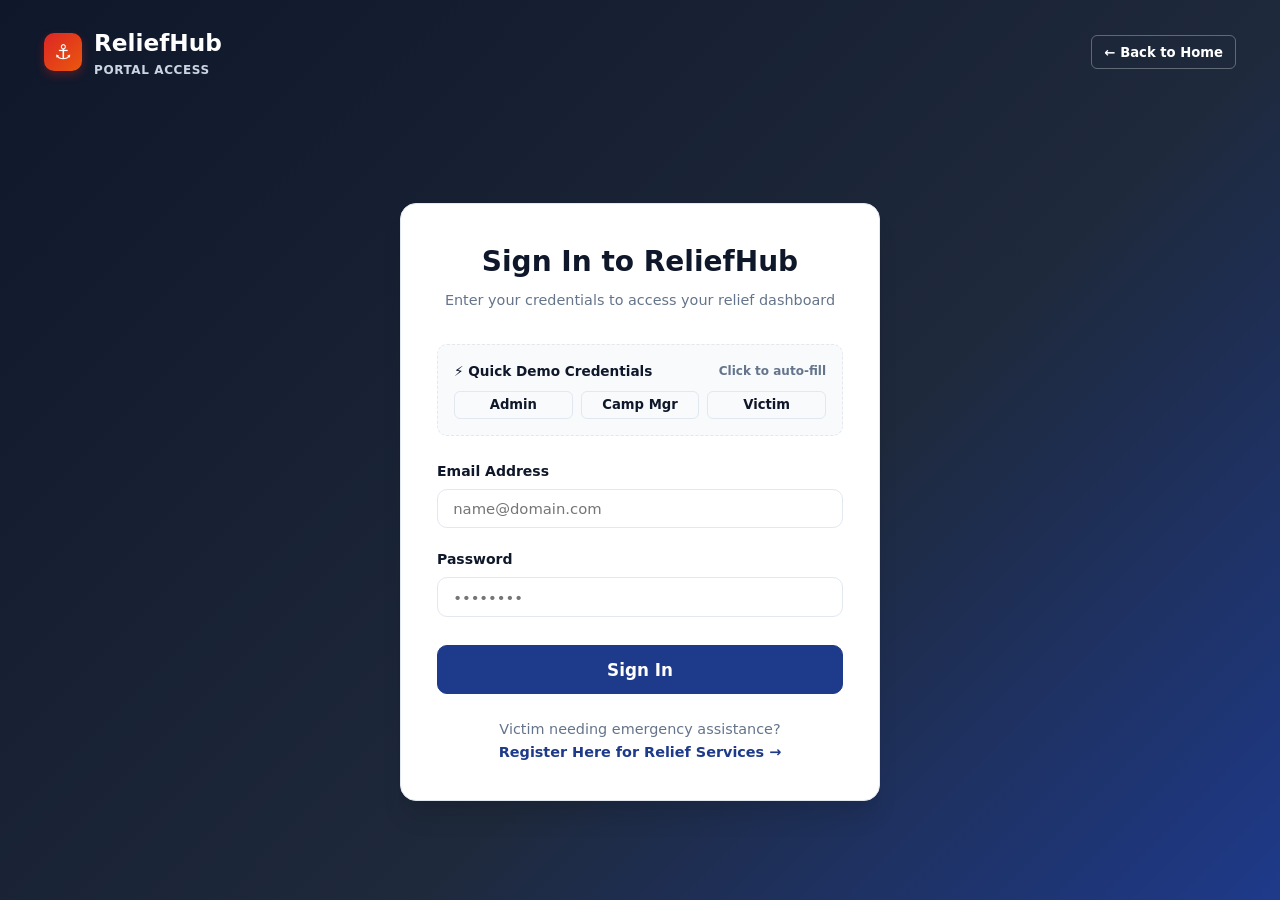
<file: src/main/resources/static/login.html>
<!DOCTYPE html>
<html lang="en">
<head>
  <meta charset="UTF-8">
  <meta name="viewport" content="width=device-width, initial-scale=1.0">
  <title>Login - ReliefHub Disaster Management System</title>
  <link rel="stylesheet" href="css/style.css">
</head>
<body style="background: linear-gradient(135deg, #0f172a 0%, #1e293b 60%, #1e3a8a 100%); min-height: 100vh;">

  <!-- Simple Header -->
  <header style="padding: 1.5rem; display: flex; justify-content: space-between; align-items: center;" class="container">
    <a href="index.html" class="brand" style="color:#fff;">
      <div class="brand-icon">&#9875;</div>
      <div>
        <span>ReliefHub</span>
        <span class="brand-tag" style="color:#cbd5e1;">Portal Access</span>
      </div>
    </a>
    <a href="index.html" class="btn btn-outline btn-sm" style="color:#fff; border-color:rgba(255,255,255,0.3);">&#8592; Back to Home</a>
  </header>

  <!-- Login Card Section -->
  <main class="auth-page">
    <div class="auth-card">
      <div class="auth-header">
        <h2 style="font-size:1.75rem; font-weight:800; color:#0f172a;">Sign In to ReliefHub</h2>
        <p style="color:#64748b; font-size:0.9rem; margin-top:0.25rem;">Enter your credentials to access your relief dashboard</p>
      </div>

      <!-- Quick Demo Login Bar for Testing / Evaluation -->
      <div class="demo-credentials-box">
        <h4>
          <span>&#9889; Quick Demo Credentials</span>
          <span style="font-size:0.75rem; color:#64748b;">Click to auto-fill</span>
        </h4>
        <div class="demo-btn-group">
          <button type="button" class="btn btn-outline btn-sm" style="flex:1;" onclick="quickFillLogin('admin')">Admin</button>
          <button type="button" class="btn btn-outline btn-sm" style="flex:1;" onclick="quickFillLogin('manager')">Camp Mgr</button>
          <button type="button" class="btn btn-outline btn-sm" style="flex:1;" onclick="quickFillLogin('victim')">Victim</button>
        </div>
      </div>

      <form id="login-form">
        <div class="form-group">
          <label class="form-label" for="email">Email Address</label>
          <input type="email" id="email" class="form-control" placeholder="name@domain.com" required autocomplete="email">
        </div>

        <div class="form-group">
          <label class="form-label" for="password">Password</label>
          <input type="password" id="password" class="form-control" placeholder="••••••••" required autocomplete="current-password">
        </div>

        <button type="submit" id="btn-login-submit" class="btn btn-primary btn-lg" style="width:100%; margin-top:0.5rem;">
          Sign In
        </button>
      </form>

      <div style="text-align:center; margin-top:1.5rem; font-size:0.9rem; color:#64748b;">
        Victim needing emergency assistance? <br>
        <a href="register.html" style="font-weight:600; color:#1e3a8a;">Register Here for Relief Services &rarr;</a>
      </div>
    </div>
  </main>

  <script src="js/main.js"></script>
  <script>
    document.getElementById('login-form').addEventListener('submit', async (e) => {
      e.preventDefault();
      const email = document.getElementById('email').value.trim();
      const password = document.getElementById('password').value;
      const submitBtn = document.getElementById('btn-login-submit');

      if (!email || !password) {
        showToast('Please fill in both email and password', 'warning');
        return;
      }

      submitBtn.disabled = true;
      submitBtn.textContent = 'Authenticating...';

      try {
        const res = await apiRequest('/auth/login', {
          method: 'POST',
          body: JSON.stringify({ email, password })
        });

        if (res.success && res.data) {
          setStoredUser(res.data);
          showToast(`Welcome back, ${res.data.name}!`, 'success');
          setTimeout(() => {
            redirectToRoleDashboard(res.data.role);
          }, 400);
        } else {
          showToast(res.message || 'Login failed', 'error');
        }
      } catch (err) {
        showToast(err.message || 'Login failed. Please check credentials.', 'error');
      } finally {
        submitBtn.disabled = false;
        submitBtn.textContent = 'Sign In';
      }
    });
  </script>
</body>
</html>
</file>
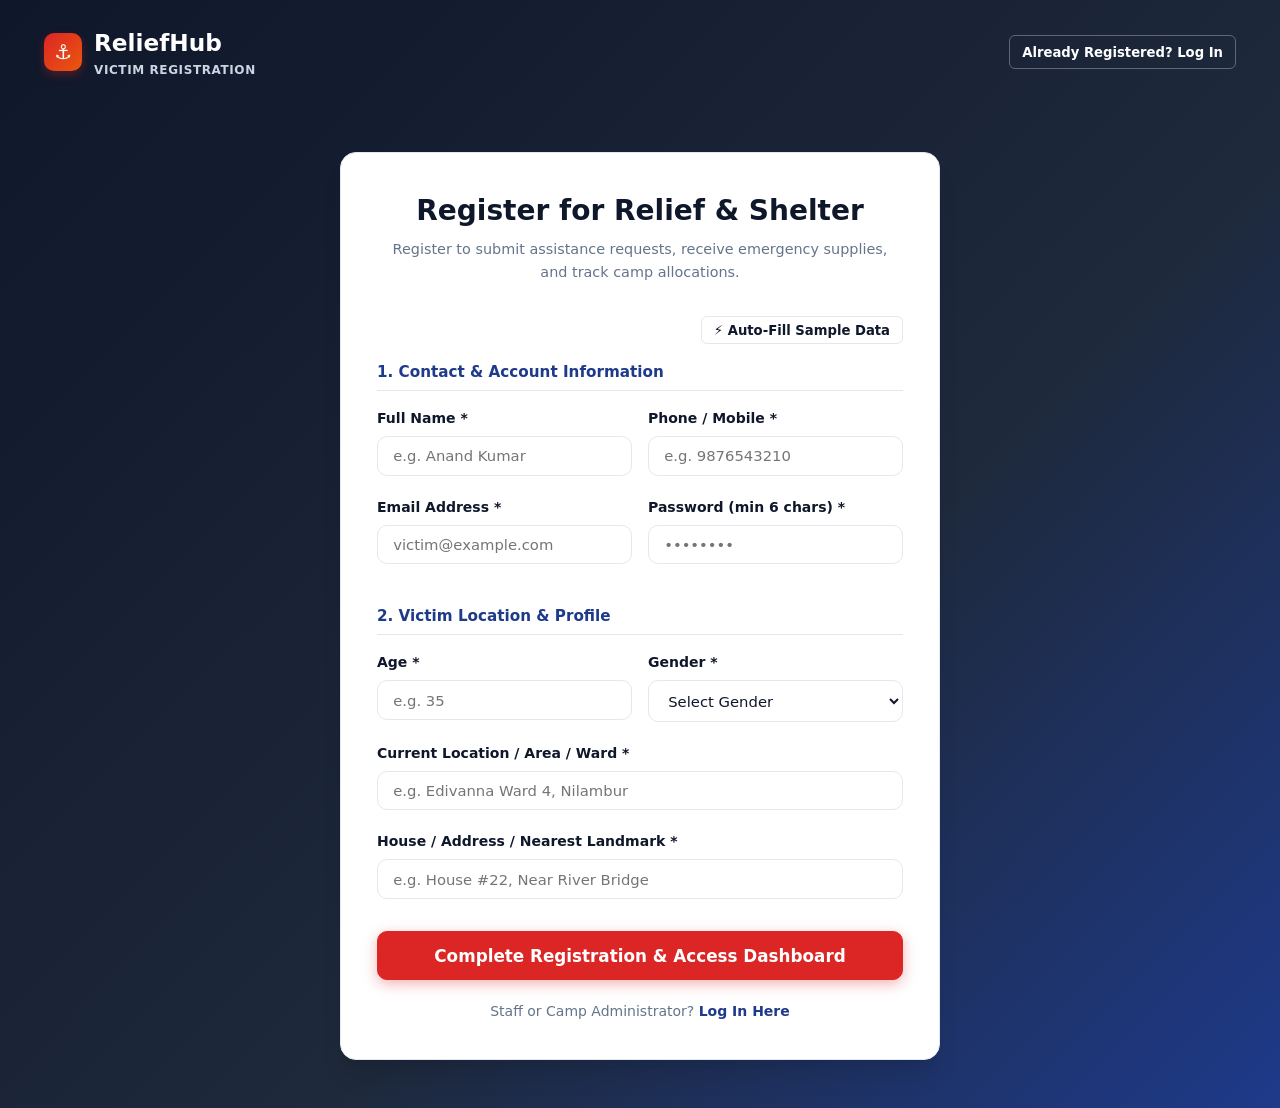
<file: src/main/resources/static/register.html>
<!DOCTYPE html>
<html lang="en">
<head>
  <meta charset="UTF-8">
  <meta name="viewport" content="width=device-width, initial-scale=1.0">
  <title>Victim Registration - ReliefHub</title>
  <link rel="stylesheet" href="css/style.css">
</head>
<body style="background: linear-gradient(135deg, #0f172a 0%, #1e293b 60%, #1e3a8a 100%); min-height: 100vh;">

  <!-- Simple Header -->
  <header style="padding: 1.5rem; display: flex; justify-content: space-between; align-items: center;" class="container">
    <a href="index.html" class="brand" style="color:#fff;">
      <div class="brand-icon">&#9875;</div>
      <div>
        <span>ReliefHub</span>
        <span class="brand-tag" style="color:#cbd5e1;">Victim Registration</span>
      </div>
    </a>
    <a href="login.html" class="btn btn-outline btn-sm" style="color:#fff; border-color:rgba(255,255,255,0.3);">Already Registered? Log In</a>
  </header>

  <!-- Register Card Section -->
  <main class="auth-page">
    <div class="auth-card" style="max-width: 600px;">
      <div class="auth-header">
        <h2 style="font-size:1.75rem; font-weight:800; color:#0f172a;">Register for Relief & Shelter</h2>
        <p style="color:#64748b; font-size:0.9rem; margin-top:0.25rem;">
          Register to submit assistance requests, receive emergency supplies, and track camp allocations.
        </p>
      </div>

      <div style="text-align:right; margin-bottom:1rem;">
        <button type="button" class="btn btn-outline btn-sm" onclick="prefillSampleVictim()">
          &#9889; Auto-Fill Sample Data
        </button>
      </div>

      <form id="register-form">
        <!-- Account Details -->
        <h4 style="font-size:0.95rem; color:#1e3a8a; border-bottom:1px solid #e2e8f0; padding-bottom:0.35rem; margin-bottom:1rem;">
          1. Contact & Account Information
        </h4>
        
        <div class="form-grid-2">
          <div class="form-group">
            <label class="form-label" for="name">Full Name *</label>
            <input type="text" id="name" class="form-control" placeholder="e.g. Anand Kumar" required>
          </div>
          <div class="form-group">
            <label class="form-label" for="phone">Phone / Mobile *</label>
            <input type="tel" id="phone" class="form-control" placeholder="e.g. 9876543210" required>
          </div>
        </div>

        <div class="form-grid-2">
          <div class="form-group">
            <label class="form-label" for="email">Email Address *</label>
            <input type="email" id="email" class="form-control" placeholder="victim@example.com" required>
          </div>
          <div class="form-group">
            <label class="form-label" for="password">Password (min 6 chars) *</label>
            <input type="password" id="password" class="form-control" placeholder="••••••••" minlength="6" required>
          </div>
        </div>

        <!-- Victim Profile Details -->
        <h4 style="font-size:0.95rem; color:#1e3a8a; border-bottom:1px solid #e2e8f0; padding-bottom:0.35rem; margin-bottom:1rem; margin-top:1.25rem;">
          2. Victim Location & Profile
        </h4>

        <div class="form-grid-2">
          <div class="form-group">
            <label class="form-label" for="age">Age *</label>
            <input type="number" id="age" class="form-control" placeholder="e.g. 35" min="1" max="120" required>
          </div>
          <div class="form-group">
            <label class="form-label" for="gender">Gender *</label>
            <select id="gender" class="form-select" required>
              <option value="">Select Gender</option>
              <option value="Male">Male</option>
              <option value="Female">Female</option>
              <option value="Other">Other</option>
            </select>
          </div>
        </div>

        <div class="form-group">
          <label class="form-label" for="location">Current Location / Area / Ward *</label>
          <input type="text" id="location" class="form-control" placeholder="e.g. Edivanna Ward 4, Nilambur" required>
        </div>

        <div class="form-group">
          <label class="form-label" for="house">House / Address / Nearest Landmark *</label>
          <input type="text" id="house" class="form-control" placeholder="e.g. House #22, Near River Bridge" required>
        </div>

        <button type="submit" id="btn-register-submit" class="btn btn-emergency btn-lg" style="width:100%; margin-top:0.75rem;">
          Complete Registration &amp; Access Dashboard
        </button>
      </form>

      <div style="text-align:center; margin-top:1.25rem; font-size:0.875rem; color:#64748b;">
        Staff or Camp Administrator? <a href="login.html" style="font-weight:600; color:#1e3a8a;">Log In Here</a>
      </div>
    </div>
  </main>

  <script src="js/main.js"></script>
  <script>
    function prefillSampleVictim() {
      const randomSuffix = Math.floor(100 + Math.random() * 900);
      document.getElementById('name').value = 'Ramesh Menon';
      document.getElementById('phone').value = '9847112233';
      document.getElementById('email').value = `ramesh.${randomSuffix}@example.com`;
      document.getElementById('password').value = 'victim123';
      document.getElementById('age').value = '38';
      document.getElementById('gender').value = 'Male';
      document.getElementById('location').value = 'Chaliyar Ward 2, Nilambur';
      document.getElementById('house').value = 'House #45, Near Post Office';
      showToast('Sample registration data populated', 'info');
    }

    document.getElementById('register-form').addEventListener('submit', async (e) => {
      e.preventDefault();
      const submitBtn = document.getElementById('btn-register-submit');

      const payload = {
        name: document.getElementById('name').value.trim(),
        email: document.getElementById('email').value.trim(),
        phone: document.getElementById('phone').value.trim(),
        password: document.getElementById('password').value,
        age: parseInt(document.getElementById('age').value, 10),
        gender: document.getElementById('gender').value,
        location: document.getElementById('location').value.trim(),
        house: document.getElementById('house').value.trim()
      };

      submitBtn.disabled = true;
      submitBtn.textContent = 'Registering Account...';

      try {
        const res = await apiRequest('/auth/register', {
          method: 'POST',
          body: JSON.stringify(payload)
        });

        if (res.success && res.data) {
          setStoredUser(res.data);
          showToast('Registration successful! Redirecting to Victim Portal...', 'success');
          setTimeout(() => {
            window.location.href = 'victim-dashboard.html';
          }, 600);
        } else {
          showToast(res.message || 'Registration failed', 'error');
        }
      } catch (err) {
        showToast(err.message || 'Registration failed. Please check your inputs.', 'error');
      } finally {
        submitBtn.disabled = false;
        submitBtn.textContent = 'Complete Registration & Access Dashboard';
      }
    });
  </script>
</body>
</html>
</file>
<file: src/main/resources/static/css/style.css>
/* =============================================================================
   ReliefHub: A Web-Based Disaster Management System
   Unified Stylesheet: Modern, Clean, Responsive & Accessible
   ============================================================================= */

:root {
  --primary: #1e3a8a;
  --primary-hover: #1d4ed8;
  --primary-light: #eff6ff;
  --primary-border: #bfdbfe;
  
  --secondary: #0f172a;
  --secondary-light: #f1f5f9;

  --accent: #ea580c;
  --accent-hover: #c2410c;
  --accent-light: #ffedd5;

  --danger: #dc2626;
  --danger-hover: #b91c1c;
  --danger-light: #fef2f2;
  --danger-border: #fecaca;
  --danger-text: #991b1b;

  --warning: #d97706;
  --warning-light: #fffbeb;
  --warning-border: #fde68a;
  --warning-text: #92400e;

  --success: #059669;
  --success-hover: #047857;
  --success-light: #ecfdf5;
  --success-border: #a7f3d0;
  --success-text: #065f46;

  --info: #0284c7;
  --info-light: #f0f9ff;
  --info-border: #bae6fd;
  --info-text: #0369a1;

  --bg-page: #f8fafc;
  --bg-card: #ffffff;
  --text-main: #0f172a;
  --text-muted: #64748b;
  --text-inverse: #ffffff;
  --border-color: #e2e8f0;
  --border-focus: #3b82f6;

  --radius-sm: 6px;
  --radius-md: 10px;
  --radius-lg: 16px;
  --radius-full: 9999px;

  --shadow-sm: 0 1px 2px 0 rgba(0, 0, 0, 0.05);
  --shadow-md: 0 4px 6px -1px rgba(0, 0, 0, 0.07), 0 2px 4px -2px rgba(0, 0, 0, 0.05);
  --shadow-lg: 0 10px 15px -3px rgba(0, 0, 0, 0.08), 0 4px 6px -4px rgba(0, 0, 0, 0.04);
  --shadow-xl: 0 20px 25px -5px rgba(0, 0, 0, 0.1), 0 8px 10px -6px rgba(0, 0, 0, 0.05);

  --font-sans: 'Inter', system-ui, -apple-system, BlinkMacSystemFont, "Segoe UI", Roboto, Oxygen, Ubuntu, Cantarell, sans-serif;
  --transition: all 0.2s cubic-bezier(0.4, 0, 0.2, 1);
}

/* Reset & Base */
*, *::before, *::after {
  box-sizing: border-box;
  margin: 0;
  padding: 0;
}

body {
  font-family: var(--font-sans);
  background-color: var(--bg-page);
  color: var(--text-main);
  line-height: 1.6;
  min-height: 100vh;
  display: flex;
  flex-direction: column;
}

a {
  color: var(--primary);
  text-decoration: none;
  transition: var(--transition);
}

a:hover {
  color: var(--primary-hover);
}

img {
  max-width: 100%;
  display: block;
}

/* Utility Containers */
.container {
  width: 100%;
  max-width: 1240px;
  margin: 0 auto;
  padding: 0 1.25rem;
}

.container-fluid {
  width: 100%;
  padding: 0 1.5rem;
}

/* Emergency Alert Bar */
.emergency-topbar {
  background: linear-gradient(90deg, #991b1b, #dc2626);
  color: #fff;
  padding: 0.5rem 1rem;
  font-size: 0.875rem;
  font-weight: 500;
  display: flex;
  justify-content: space-between;
  align-items: center;
  flex-wrap: wrap;
  gap: 0.5rem;
  box-shadow: 0 2px 4px rgba(0,0,0,0.15);
}

.emergency-topbar .contacts {
  display: flex;
  gap: 1.25rem;
  align-items: center;
}

.emergency-topbar .contact-item {
  display: inline-flex;
  align-items: center;
  gap: 0.35rem;
  color: #fef2f2;
}

.emergency-topbar .contact-item strong {
  color: #fff;
  background: rgba(0,0,0,0.25);
  padding: 0.1rem 0.45rem;
  border-radius: var(--radius-sm);
}

.live-pulse {
  display: inline-flex;
  align-items: center;
  gap: 0.5rem;
}

.pulse-dot {
  width: 10px;
  height: 10px;
  background-color: #22c55e;
  border-radius: 50%;
  box-shadow: 0 0 0 rgba(34, 197, 94, 0.4);
  animation: pulse 1.8s infinite;
}

@keyframes pulse {
  0% { box-shadow: 0 0 0 0 rgba(34, 197, 94, 0.7); }
  70% { box-shadow: 0 0 0 8px rgba(34, 197, 94, 0); }
  100% { box-shadow: 0 0 0 0 rgba(34, 197, 94, 0); }
}

/* Main Navigation */
.navbar {
  background-color: var(--bg-card);
  border-bottom: 1px solid var(--border-color);
  position: sticky;
  top: 0;
  z-index: 50;
  box-shadow: var(--shadow-sm);
}

.nav-content {
  display: flex;
  justify-content: space-between;
  align-items: center;
  height: 4.25rem;
}

.brand {
  display: flex;
  align-items: center;
  gap: 0.75rem;
  font-size: 1.45rem;
  font-weight: 800;
  color: var(--secondary);
}

.brand-icon {
  width: 38px;
  height: 38px;
  background: linear-gradient(135deg, var(--danger), var(--accent));
  color: #fff;
  border-radius: var(--radius-md);
  display: flex;
  align-items: center;
  justify-content: center;
  font-size: 1.25rem;
  font-weight: 900;
  box-shadow: 0 4px 10px rgba(220, 38, 38, 0.3);
}

.brand-tag {
  font-size: 0.75rem;
  font-weight: 600;
  color: var(--accent);
  text-transform: uppercase;
  letter-spacing: 0.05em;
  display: block;
}

.nav-links {
  display: flex;
  align-items: center;
  gap: 1.25rem;
  list-style: none;
}

.nav-links a {
  font-size: 0.95rem;
  font-weight: 500;
  color: var(--text-muted);
  padding: 0.5rem 0.75rem;
  border-radius: var(--radius-sm);
}

.nav-links a:hover,
.nav-links a.active {
  color: var(--primary);
  background-color: var(--primary-light);
}

.nav-actions {
  display: flex;
  align-items: center;
  gap: 0.75rem;
}

/* User Pill in Navbar */
.user-pill {
  display: flex;
  align-items: center;
  gap: 0.6rem;
  background-color: var(--secondary-light);
  padding: 0.4rem 0.85rem;
  border-radius: var(--radius-full);
  font-size: 0.875rem;
  font-weight: 600;
  color: var(--secondary);
}

.user-avatar {
  width: 28px;
  height: 28px;
  border-radius: 50%;
  background-color: var(--primary);
  color: #fff;
  display: flex;
  align-items: center;
  justify-content: center;
  font-size: 0.75rem;
  font-weight: bold;
}

/* Buttons */
.btn {
  display: inline-flex;
  align-items: center;
  justify-content: center;
  gap: 0.5rem;
  font-family: inherit;
  font-size: 0.925rem;
  font-weight: 600;
  padding: 0.625rem 1.25rem;
  border-radius: var(--radius-md);
  border: 1px solid transparent;
  cursor: pointer;
  transition: var(--transition);
  text-decoration: none;
  white-space: nowrap;
}

.btn-sm {
  padding: 0.35rem 0.75rem;
  font-size: 0.825rem;
  border-radius: var(--radius-sm);
}

.btn-lg {
  padding: 0.85rem 1.75rem;
  font-size: 1.05rem;
  border-radius: var(--radius-md);
}

.btn-primary {
  background-color: var(--primary);
  color: #fff;
  border-color: var(--primary);
}
.btn-primary:hover {
  background-color: var(--primary-hover);
  color: #fff;
  box-shadow: 0 4px 12px rgba(30, 58, 138, 0.25);
}

.btn-emergency {
  background-color: var(--danger);
  color: #fff;
  border-color: var(--danger);
  box-shadow: 0 4px 14px rgba(220, 38, 38, 0.35);
}
.btn-emergency:hover {
  background-color: var(--danger-hover);
  color: #fff;
  box-shadow: 0 6px 18px rgba(220, 38, 38, 0.45);
}

.btn-outline {
  background-color: transparent;
  color: var(--text-main);
  border-color: var(--border-color);
}
.btn-outline:hover {
  background-color: var(--secondary-light);
  border-color: #cbd5e1;
}

.btn-success {
  background-color: var(--success);
  color: #fff;
}
.btn-success:hover {
  background-color: var(--success-hover);
  color: #fff;
}

.btn-warning {
  background-color: var(--warning);
  color: #fff;
}

.btn-danger {
  background-color: var(--danger);
  color: #fff;
}

/* Hero Section */
.hero {
  background: linear-gradient(135deg, #0f172a 0%, #1e293b 50%, #1e3a8a 100%);
  color: #fff;
  padding: 5rem 0 4.5rem;
  position: relative;
  overflow: hidden;
}

.hero::after {
  content: '';
  position: absolute;
  top: -50%;
  right: -20%;
  width: 600px;
  height: 600px;
  background: radial-gradient(circle, rgba(234, 88, 12, 0.15) 0%, transparent 70%);
  border-radius: 50%;
  pointer-events: none;
}

.hero-grid {
  display: grid;
  grid-template-columns: 1.2fr 0.8fr;
  gap: 3.5rem;
  align-items: center;
  position: relative;
  z-index: 1;
}

.hero-badge {
  display: inline-flex;
  align-items: center;
  gap: 0.5rem;
  background: rgba(255, 255, 255, 0.12);
  border: 1px solid rgba(255, 255, 255, 0.2);
  padding: 0.35rem 0.95rem;
  border-radius: var(--radius-full);
  font-size: 0.85rem;
  font-weight: 600;
  color: #fed7aa;
  margin-bottom: 1.25rem;
}

.hero-title {
  font-size: 3rem;
  font-weight: 800;
  line-height: 1.15;
  margin-bottom: 1.25rem;
  letter-spacing: -0.02em;
}

.hero-title span {
  color: #fb923c;
}

.hero-subtitle {
  font-size: 1.15rem;
  color: #cbd5e1;
  margin-bottom: 2rem;
  line-height: 1.6;
}

.hero-cta {
  display: flex;
  gap: 1rem;
  flex-wrap: wrap;
}

.hero-card {
  background: rgba(255, 255, 255, 0.07);
  backdrop-filter: blur(12px);
  border: 1px solid rgba(255, 255, 255, 0.15);
  border-radius: var(--radius-lg);
  padding: 2rem;
  color: #fff;
  box-shadow: 0 20px 40px rgba(0,0,0,0.3);
}

.hero-card h3 {
  font-size: 1.25rem;
  margin-bottom: 0.75rem;
  display: flex;
  align-items: center;
  gap: 0.5rem;
}

.hero-card p {
  color: #cbd5e1;
  font-size: 0.9rem;
  margin-bottom: 1.25rem;
}

/* Quick Tracker Box */
.tracker-input-group {
  display: flex;
  gap: 0.5rem;
}

.tracker-input-group input {
  flex: 1;
  padding: 0.75rem 1rem;
  border-radius: var(--radius-md);
  border: 1px solid rgba(255,255,255,0.25);
  background: rgba(255,255,255,0.9);
  color: var(--text-main);
  font-size: 0.95rem;
}

.tracker-input-group input:focus {
  outline: none;
  background: #fff;
  border-color: #38bdf8;
  box-shadow: 0 0 0 3px rgba(56, 189, 248, 0.35);
}

/* Dashboard Layout */
.dashboard-layout {
  display: flex;
  min-height: calc(100vh - 4.25rem);
}

.sidebar {
  width: 260px;
  background-color: #0f172a;
  color: #cbd5e1;
  display: flex;
  flex-direction: column;
  flex-shrink: 0;
  border-right: 1px solid #1e293b;
}

.sidebar-header {
  padding: 1.5rem 1.25rem;
  border-bottom: 1px solid #1e293b;
}

.sidebar-role-badge {
  display: inline-block;
  font-size: 0.7rem;
  font-weight: 700;
  padding: 0.2rem 0.5rem;
  border-radius: var(--radius-sm);
  text-transform: uppercase;
  letter-spacing: 0.05em;
  margin-top: 0.25rem;
}

.badge-admin { background: #fee2e2; color: #991b1b; }
.badge-manager { background: #fef3c7; color: #92400e; }
.badge-victim { background: #dbeafe; color: #1e40af; }

.sidebar-nav {
  list-style: none;
  padding: 1rem 0.75rem;
  flex: 1;
  display: flex;
  flex-direction: column;
  gap: 0.35rem;
}

.sidebar-nav li a {
  display: flex;
  align-items: center;
  gap: 0.85rem;
  padding: 0.75rem 1rem;
  border-radius: var(--radius-md);
  color: #94a3b8;
  font-weight: 500;
  font-size: 0.925rem;
  transition: var(--transition);
}

.sidebar-nav li a:hover {
  background-color: #1e293b;
  color: #fff;
}

.sidebar-nav li a.active {
  background-color: var(--primary);
  color: #fff;
  font-weight: 600;
}

.sidebar-footer {
  padding: 1rem 1.25rem;
  border-top: 1px solid #1e293b;
}

.main-content {
  flex: 1;
  padding: 2rem;
  overflow-y: auto;
  background-color: var(--bg-page);
}

/* Page Header */
.page-header {
  display: flex;
  justify-content: space-between;
  align-items: center;
  flex-wrap: wrap;
  gap: 1rem;
  margin-bottom: 2rem;
}

.page-title {
  font-size: 1.75rem;
  font-weight: 800;
  color: var(--secondary);
  letter-spacing: -0.01em;
}

.page-subtitle {
  font-size: 0.925rem;
  color: var(--text-muted);
  margin-top: 0.2rem;
}

/* KPI / Metric Cards Grid */
.kpi-grid {
  display: grid;
  grid-template-columns: repeat(auto-fit, minmax(220px, 1fr));
  gap: 1.25rem;
  margin-bottom: 2rem;
}

.stat-card {
  background: var(--bg-card);
  padding: 1.5rem;
  border-radius: var(--radius-lg);
  border: 1px solid var(--border-color);
  box-shadow: var(--shadow-sm);
  display: flex;
  flex-direction: column;
  position: relative;
  overflow: hidden;
  transition: var(--transition);
}

.stat-card:hover {
  transform: translateY(-2px);
  box-shadow: var(--shadow-md);
}

.stat-card::before {
  content: '';
  position: absolute;
  top: 0;
  left: 0;
  right: 0;
  height: 4px;
}

.stat-primary::before { background: var(--primary); }
.stat-danger::before { background: var(--danger); }
.stat-warning::before { background: var(--warning); }
.stat-success::before { background: var(--success); }
.stat-info::before { background: var(--info); }

.stat-header {
  display: flex;
  justify-content: space-between;
  align-items: center;
  margin-bottom: 0.75rem;
}

.stat-label {
  font-size: 0.85rem;
  font-weight: 600;
  text-transform: uppercase;
  letter-spacing: 0.04em;
  color: var(--text-muted);
}

.stat-icon {
  width: 36px;
  height: 36px;
  border-radius: var(--radius-md);
  display: flex;
  align-items: center;
  justify-content: center;
  font-size: 1.1rem;
}

.stat-primary .stat-icon { background: var(--primary-light); color: var(--primary); }
.stat-danger .stat-icon { background: var(--danger-light); color: var(--danger); }
.stat-warning .stat-icon { background: var(--warning-light); color: var(--warning); }
.stat-success .stat-icon { background: var(--success-light); color: var(--success); }
.stat-info .stat-icon { background: var(--info-light); color: var(--info); }

.stat-value {
  font-size: 2.1rem;
  font-weight: 800;
  color: var(--secondary);
  line-height: 1.1;
  margin-bottom: 0.35rem;
}

.stat-help {
  font-size: 0.8rem;
  color: var(--text-muted);
}

/* Cards & Sections */
.card {
  background: var(--bg-card);
  border: 1px solid var(--border-color);
  border-radius: var(--radius-lg);
  box-shadow: var(--shadow-sm);
  margin-bottom: 2rem;
  overflow: hidden;
}

.card-header {
  padding: 1.25rem 1.5rem;
  border-bottom: 1px solid var(--border-color);
  display: flex;
  justify-content: space-between;
  align-items: center;
  background-color: #ffffff;
}

.card-title {
  font-size: 1.15rem;
  font-weight: 700;
  color: var(--secondary);
}

.card-body {
  padding: 1.5rem;
}

/* Tables */
.table-responsive {
  width: 100%;
  overflow-x: auto;
}

.data-table {
  width: 100%;
  border-collapse: collapse;
  text-align: left;
  font-size: 0.9rem;
}

.data-table th {
  background-color: #f8fafc;
  color: var(--text-muted);
  font-weight: 600;
  text-transform: uppercase;
  font-size: 0.75rem;
  letter-spacing: 0.05em;
  padding: 0.9rem 1.25rem;
  border-bottom: 1px solid var(--border-color);
}

.data-table td {
  padding: 1rem 1.25rem;
  border-bottom: 1px solid var(--border-color);
  color: var(--text-main);
  vertical-align: middle;
}

.data-table tbody tr:hover {
  background-color: #f8fafc;
}

/* Badges */
.badge {
  display: inline-flex;
  align-items: center;
  gap: 0.35rem;
  padding: 0.25rem 0.65rem;
  border-radius: var(--radius-full);
  font-size: 0.775rem;
  font-weight: 600;
  text-transform: capitalize;
}

.badge-pending {
  background-color: var(--warning-light);
  color: var(--warning-text);
  border: 1px solid var(--warning-border);
}

.badge-assigned {
  background-color: var(--info-light);
  color: var(--info-text);
  border: 1px solid var(--info-border);
}

.badge-progress {
  background-color: #fef08a;
  color: #854d0e;
  border: 1px solid #fde047;
}

.badge-resolved {
  background-color: var(--success-light);
  color: var(--success-text);
  border: 1px solid var(--success-border);
}

/* Progress Bar for Camp Capacity */
.progress-bar-container {
  width: 100%;
  background-color: #e2e8f0;
  border-radius: var(--radius-full);
  height: 9px;
  overflow: hidden;
  margin-top: 0.4rem;
}

.progress-bar-fill {
  height: 100%;
  border-radius: var(--radius-full);
  transition: width 0.4s ease;
}

.progress-fill-low { background-color: var(--success); }
.progress-fill-medium { background-color: var(--warning); }
.progress-fill-high { background-color: var(--danger); }

/* Forms */
.form-group {
  margin-bottom: 1.25rem;
}

.form-label {
  display: block;
  font-size: 0.875rem;
  font-weight: 600;
  color: var(--secondary);
  margin-bottom: 0.4rem;
}

.form-control,
.form-select {
  width: 100%;
  padding: 0.65rem 0.95rem;
  font-size: 0.925rem;
  font-family: inherit;
  color: var(--text-main);
  background-color: #ffffff;
  border: 1px solid var(--border-color);
  border-radius: var(--radius-md);
  transition: var(--transition);
}

.form-control:focus,
.form-select:focus {
  outline: none;
  border-color: var(--border-focus);
  box-shadow: 0 0 0 3px rgba(59, 130, 246, 0.2);
}

textarea.form-control {
  min-height: 100px;
  resize: vertical;
}

.form-grid-2 {
  display: grid;
  grid-template-columns: 1fr 1fr;
  gap: 1rem;
}

/* Modal Windows */
.modal-backdrop {
  position: fixed;
  top: 0;
  left: 0;
  width: 100vw;
  height: 100vh;
  background: rgba(15, 23, 42, 0.65);
  backdrop-filter: blur(4px);
  display: none;
  align-items: center;
  justify-content: center;
  z-index: 100;
  padding: 1.5rem;
}

.modal-backdrop.active {
  display: flex;
  animation: fadeIn 0.2s ease-out;
}

.modal-content {
  background: var(--bg-card);
  border-radius: var(--radius-lg);
  box-shadow: var(--shadow-xl);
  max-width: 600px;
  width: 100%;
  max-height: 90vh;
  overflow-y: auto;
  animation: modalScale 0.2s ease-out;
}

.modal-header {
  padding: 1.25rem 1.5rem;
  border-bottom: 1px solid var(--border-color);
  display: flex;
  justify-content: space-between;
  align-items: center;
}

.modal-title {
  font-size: 1.25rem;
  font-weight: 700;
  color: var(--secondary);
}

.modal-close {
  background: transparent;
  border: none;
  font-size: 1.5rem;
  line-height: 1;
  color: var(--text-muted);
  cursor: pointer;
}
.modal-close:hover {
  color: var(--danger);
}

.modal-body {
  padding: 1.5rem;
}

.modal-footer {
  padding: 1rem 1.5rem;
  border-top: 1px solid var(--border-color);
  display: flex;
  justify-content: flex-end;
  gap: 0.75rem;
  background-color: #f8fafc;
}

@keyframes fadeIn {
  from { opacity: 0; }
  to { opacity: 1; }
}

@keyframes modalScale {
  from { transform: scale(0.95); opacity: 0; }
  to { transform: scale(1); opacity: 1; }
}

/* Stepper / Timeline */
.stepper {
  display: flex;
  justify-content: space-between;
  position: relative;
  margin: 1.5rem 0 2rem;
}

.stepper::before {
  content: '';
  position: absolute;
  top: 18px;
  left: 30px;
  right: 30px;
  height: 3px;
  background: #e2e8f0;
  z-index: 1;
}

.step-item {
  position: relative;
  z-index: 2;
  text-align: center;
  flex: 1;
}

.step-circle {
  width: 36px;
  height: 36px;
  border-radius: 50%;
  background: #ffffff;
  border: 3px solid #cbd5e1;
  color: #64748b;
  display: flex;
  align-items: center;
  justify-content: center;
  font-weight: 700;
  font-size: 0.85rem;
  margin: 0 auto 0.5rem;
  transition: var(--transition);
}

.step-item.active .step-circle {
  border-color: var(--primary);
  background: var(--primary);
  color: #fff;
  box-shadow: 0 0 0 4px var(--primary-light);
}

.step-item.completed .step-circle {
  border-color: var(--success);
  background: var(--success);
  color: #fff;
}

.step-title {
  font-size: 0.825rem;
  font-weight: 600;
  color: var(--text-muted);
}

.step-item.active .step-title,
.step-item.completed .step-title {
  color: var(--secondary);
}

/* Toast Notifications */
#toast-container {
  position: fixed;
  bottom: 24px;
  right: 24px;
  z-index: 200;
  display: flex;
  flex-direction: column;
  gap: 0.75rem;
}

.toast {
  padding: 0.9rem 1.25rem;
  border-radius: var(--radius-md);
  background: #1e293b;
  color: #fff;
  font-size: 0.9rem;
  box-shadow: var(--shadow-lg);
  display: flex;
  align-items: center;
  gap: 0.75rem;
  min-width: 280px;
  animation: toastIn 0.3s cubic-bezier(0.16, 1, 0.3, 1);
}

.toast-success { background: #065f46; border-left: 5px solid #10b981; }
.toast-error { background: #991b1b; border-left: 5px solid #ef4444; }
.toast-info { background: #075985; border-left: 5px solid #38bdf8; }

@keyframes toastIn {
  from { transform: translateX(100%); opacity: 0; }
  to { transform: translateX(0); opacity: 1; }
}

/* Footer */
footer {
  margin-top: auto;
  background-color: #0f172a;
  color: #94a3b8;
  padding: 2.5rem 0 1.5rem;
  border-top: 1px solid #1e293b;
  font-size: 0.875rem;
}

.footer-content {
  display: flex;
  justify-content: space-between;
  align-items: center;
  flex-wrap: wrap;
  gap: 1.5rem;
  padding-bottom: 1.5rem;
  border-bottom: 1px solid #1e293b;
}

.footer-copy {
  text-align: center;
  padding-top: 1.5rem;
  font-size: 0.8rem;
  color: #64748b;
}

/* Auth Cards */
.auth-page {
  display: flex;
  align-items: center;
  justify-content: center;
  flex: 1;
  padding: 3rem 1rem;
}

.auth-card {
  background: var(--bg-card);
  border: 1px solid var(--border-color);
  border-radius: var(--radius-lg);
  box-shadow: var(--shadow-xl);
  max-width: 480px;
  width: 100%;
  padding: 2.25rem;
}

.auth-header {
  text-align: center;
  margin-bottom: 2rem;
}

.demo-credentials-box {
  background: #f8fafc;
  border: 1px dashed var(--border-color);
  border-radius: var(--radius-md);
  padding: 1rem;
  margin-bottom: 1.5rem;
  font-size: 0.825rem;
}

.demo-credentials-box h4 {
  font-size: 0.85rem;
  color: var(--secondary);
  margin-bottom: 0.5rem;
  display: flex;
  justify-content: space-between;
  align-items: center;
}

.demo-btn-group {
  display: flex;
  gap: 0.5rem;
  margin-top: 0.5rem;
}

/* Responsive adjustments */
@media (max-width: 900px) {
  .hero-grid {
    grid-template-columns: 1fr;
  }
  .dashboard-layout {
    flex-direction: column;
  }
  .sidebar {
    width: 100%;
  }
  .sidebar-nav {
    flex-direction: row;
    overflow-x: auto;
    padding: 0.5rem;
  }
  .form-grid-2 {
    grid-template-columns: 1fr;
  }
}
</file>
